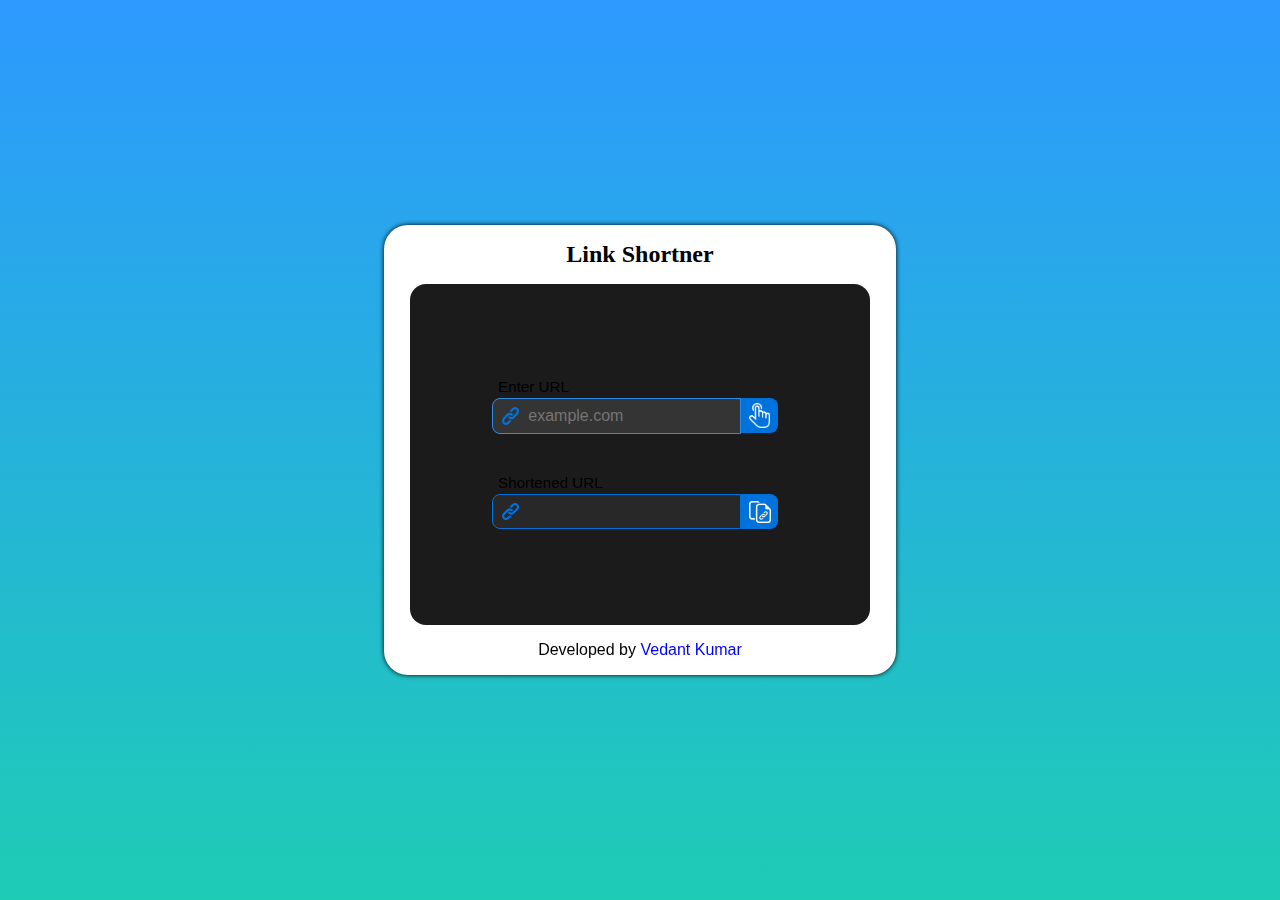
<file: Link shortner/index.html>
<!DOCTYPE html>
<html lang='en'>
<head>
    <meta charset='utf-8'>
    <meta http-equiv='X-UA-Compatible' content='IE=edge'>
    <title>Link Shortner</title>
    <meta name='viewport' content='width=device-width, initial-scale=1'>
    <link rel='stylesheet' type='text/css' media='screen' href='index.css'>
    <link rel="shortcut icon" href="img/llogo.png" type="image/x-icon">
</head>
<body>
    <div class="container">
        <div class="head">
            <h2>Link Shortner</h2>
        </div>
        <div class="main">
            <p id="p1">Enter URL</p>
            <div class="in">
                <img class="limg" src="img/link.png">
                <input type="text" id="in" autofocus placeholder="example.com">
                <button id="inbtn"><img src="img/click.png"></button>
            </div>
            <p id="p2">Shortened URL</p>
            <div class="out">
                <img class="limg" src="img/link.png">
                <input type="text" id="out" disabled>
                <button id="outbtn"><img src="img/copy.png"></button>
            </div>
        </div>
        <div class="foot">
            <p>Developed by <a href="https://www.linkedin.com/in/vedant-kumar-a02008270" target="_blank">Vedant Kumar</a></p>
        </div>
    </div>
    <script src='index.js'></script>
</body>
</html>
</file>
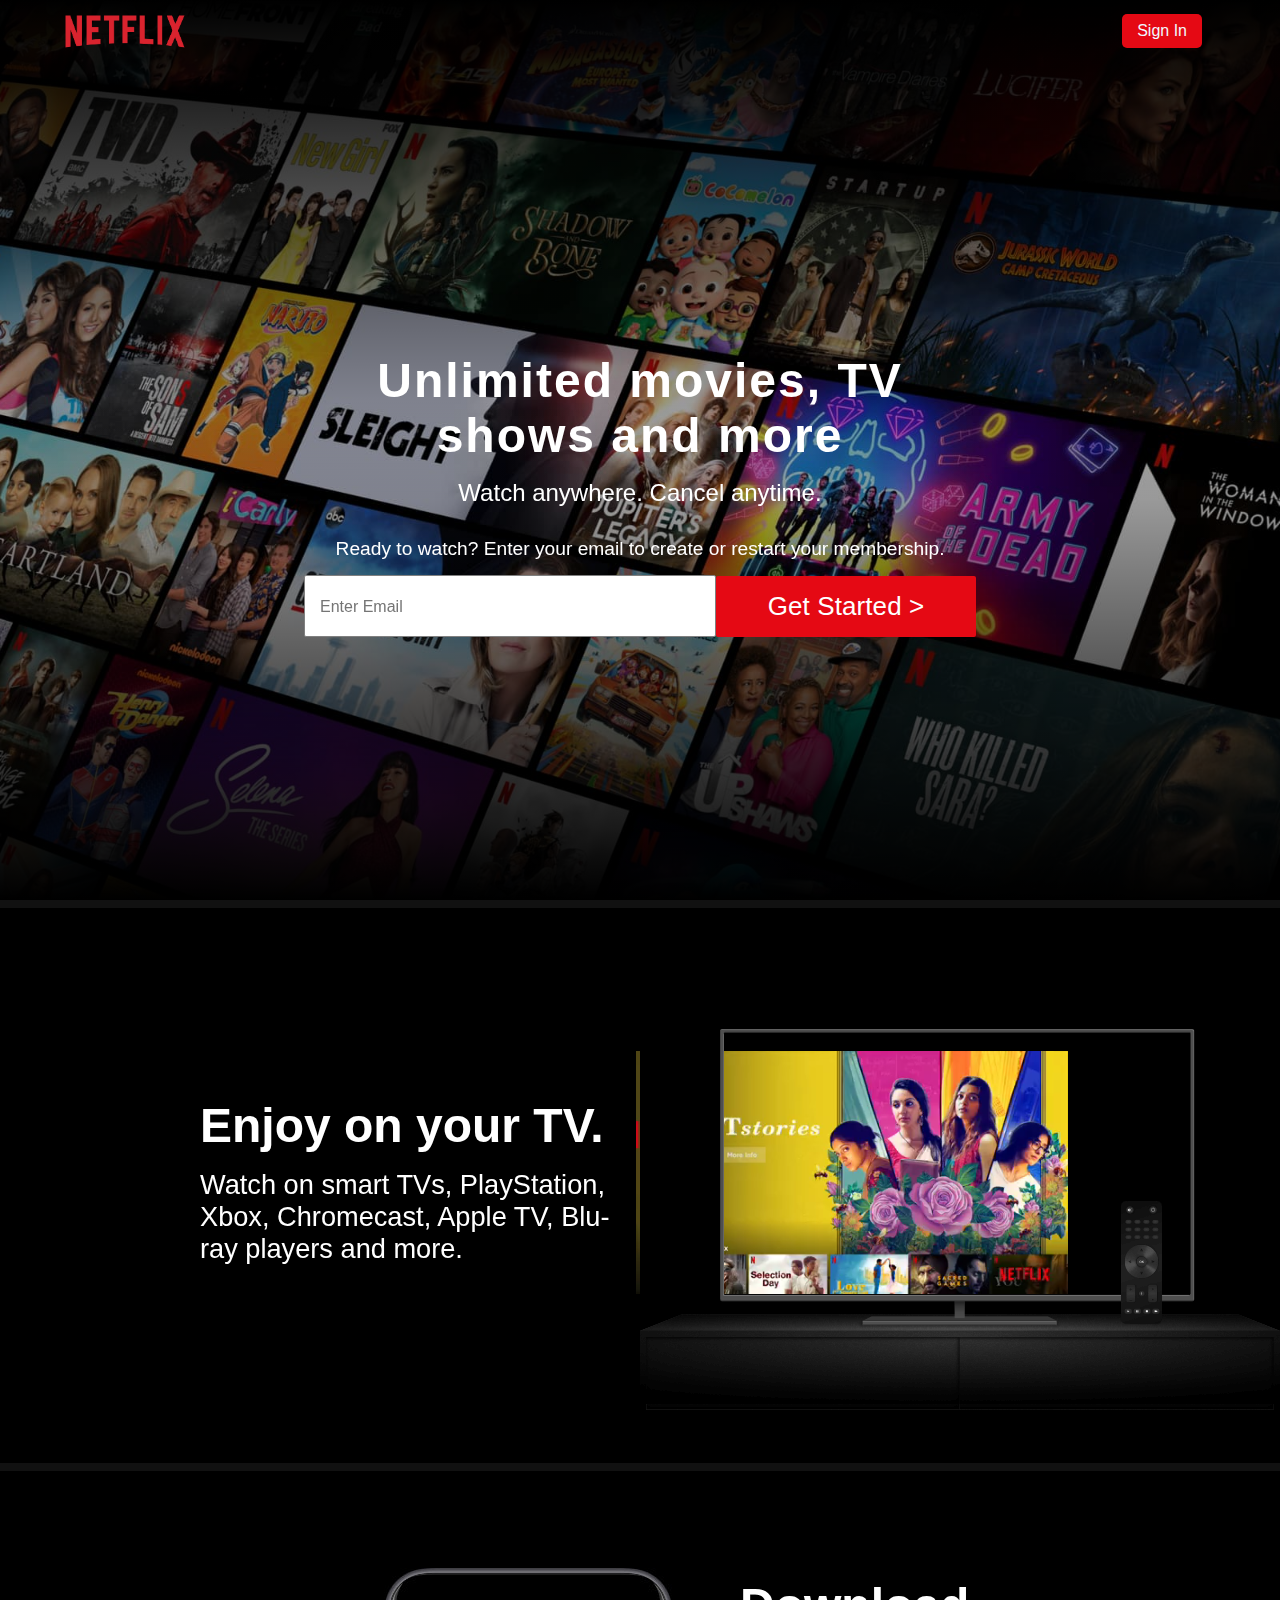
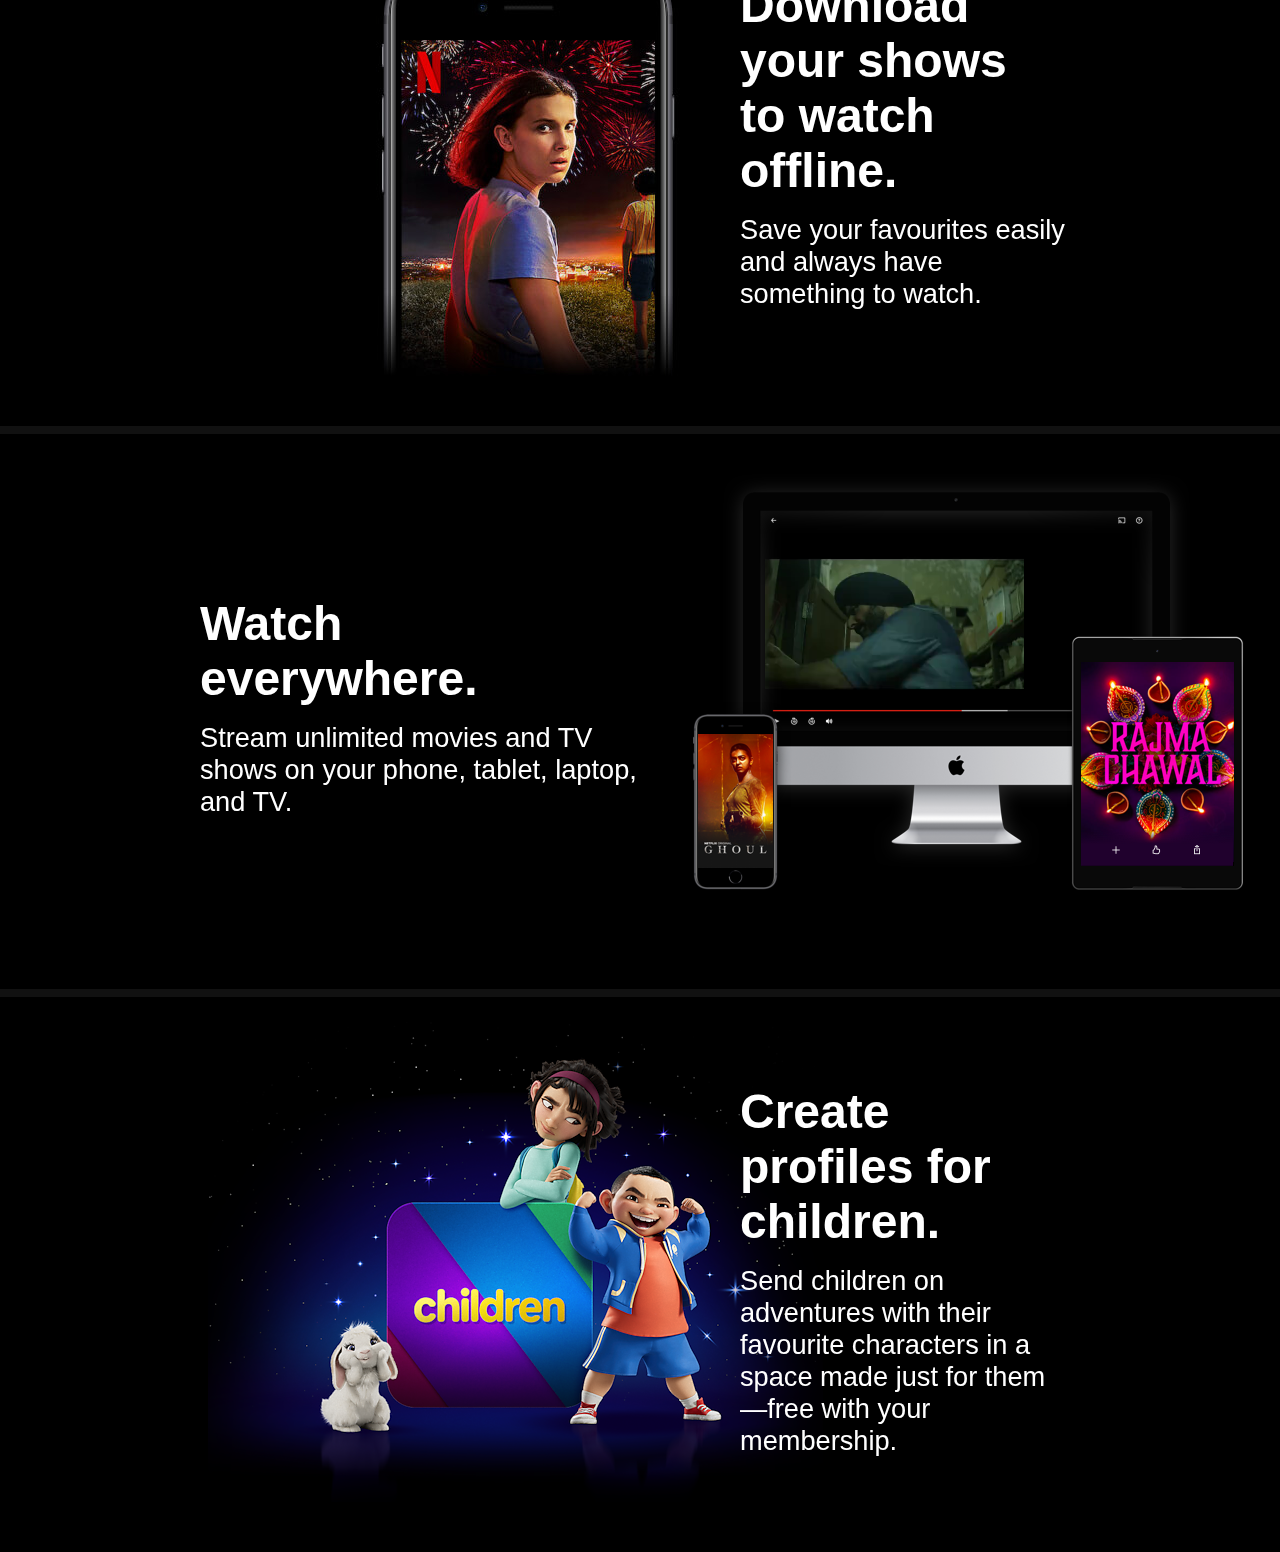
<file: Netflix_clone/index.html>
<!DOCTYPE html>
<html lang="en">
<head>
    <meta charset="UTF-8">
    <meta http-equiv="X-UA-Compatible" content="IE=edge">
    <meta name="viewport" content="width=device-width, initial-scale=1.0">
    <link rel="icon" href="public/nficon.ico">
    <link rel="stylesheet" href="style.css">
    <title>Netflix India - Watch TV Shows Online, Watch Movies Online</title>
</head> 
<body>
    <section class="container">
        <div class="head">
            <img src="public/netflixlogo.png" alt="">
            <a href="https://www.google.com/">Sign In</a>
        </div>
    </section>
    <section class="banner">
             <img src="public/netfliximg.jpg" alt="banner" class="fit"> 
        <div class="box">
            <div class="heading">
                <h2>Unlimited movies, TV shows and more </h2>
                <h5>Watch anywhere. Cancel anytime.</h5>
                <p>Ready to watch? Enter your email to create or restart your membership.</p>
            </div>
            <div class="Email">
                <input type="text" placeholder="Enter Email">
                <a href="moviezone.html">Get Started > </a>
            </div>
        </div>
 </section>

<section class="style-card">
<div class="card-1">
    <div class="desc-1">
        <h1>Enjoy on your TV.</h1>
        <p>Watch on smart TVs, PlayStation, Xbox, Chromecast, Apple TV,
         Blu-ray players and more.</p>
    </div>
  <img src="public/part1.png" alt="">
  <video class="video-1" autoplay="" playsinline="" muted="" loop="">
    <source src="public/video-tv-in-0819.m4v" type="video/mp4">
  </video>
</div>

<div class="card-2">
     
    <img src="public/part2.jpg" alt="img">
  
    <div class="desc-2">
        <h1>Download your shows to watch offline.</h1>
        <p>Save your favourites easily and always have something to watch.</p>
    </div>
</div>
 <div class="card-3">
        <div class="desc-3">
            <h1>Watch everywhere.</h1>
            <p>Stream unlimited movies and TV shows on your phone, tablet, laptop, and TV.</p>
        </div>
      <img src="public/part3img.png" alt="">
      <video class="video-1" autoplay="" playsinline="" muted="" loop="">
        <source src="public/part3video.m4v" type="video/mp4">
      </video>
    </div>


 <div class="card-4">
     
        <img src="public/part4.png" alt="img">
      
    
        <div class="desc-4">
            <h1>Create profiles for children.</h1>
            <p>Send children on adventures with their favourite characters in a space made just for them—free with your membership.</p>
        </div>
  
</div>


</section> 

</body>
</html>
</file>
<file: Link shortner/index.css>
*{
    margin: 0;
    padding: 0;
    font-family: Arial, Helvetica, sans-serif;
}

body{
    display: flex;
    align-items: center;
    justify-content: center;
    width: 100vw;
    height: 100vh;
    background-image: linear-gradient(rgb(45,153,255),rgb(30, 204, 181));
}

.container{
    width: 40%;
    height: 50%;
    display: flex;
    flex-direction: column;
    justify-content: center;
    align-items: center;
    background-color: white;
    border-radius: 1.5rem;
    color: black;
    box-shadow: 0 0 0.35rem black;
}
.head h2{
    font-family: 'Trebuchet MS';
    margin-top: 1rem;
    cursor: default;
}
.main{
    width: 90%;
    height: 80%;
    display: flex;
    flex-direction: column;
    justify-content: center;
    margin: 1rem 0;
    background-color: rgb(27, 27, 27);
    border-radius: 1rem;
}

.in,.out{
    display: flex;
    width: 100%;
    margin-top: 1.5rem;
    margin-bottom: 1.5rem;
    display: flex;
    align-items: center;
    justify-content: center;
    padding: 1rem 0;
}
.limg{
    width: 1.1rem;
    z-index: 2;
    margin-right: -1.7rem;
}
.out{
    margin-bottom: -0.9rem;
}
#in,#out{
    padding: 0.3rem;
    padding-left: 2.2rem;
    font-size: 1rem;
    height: 1.5rem;
    width: 45%;
    border: 0.01rem solid rgb(0, 114, 220);
    outline: none;
    border-radius: 0.5rem 0 0 0.5rem;
    background-color: rgb(40, 40, 40);
    color: white;
}
#in:focus{
    border: solid 0.01rem rgb(47, 140, 227);
    background-color: rgb(52, 52, 52);
}
button{
    border-radius: 0 0.5rem 0.5rem 0;
    width: 8%;
    font-size: 1rem;
    white-space: nowrap;
    height: 2.2rem;
    border: none;
    outline: none;
    background-color: rgb(0, 114, 220);
    color: white;
    cursor: pointer;
}
button:hover{
    background-color: rgb(47, 140, 227);
}
#outbtn,#inbtn{
    display: flex;
    align-items: center;
    justify-content: center;
}
#outbtn img{
    width: 1.4rem;
}
#inbtn img{
    width: 1.3rem;
}
#p1,#p2{
    margin-bottom: -2.3rem; 
    margin-left: 19.2%;
    font-size: 0.95rem;
    white-space: nowrap;
}

.foot p{
    margin-bottom: 1rem;
    cursor: default;
}
.foot a{
    text-decoration: none;
    color:blue;
}
.foot a:hover{
    color: rgb(74, 168, 255);
}
</file>
<file: Netflix_clone/style.css>
*{
    margin: 0;
    padding: 0;
}

body{
    font-family: Arial, Helvetica, sans-serif;
     background-color: black; 
}

.container .head {
    position: absolute;
    top: 10;
    left: 10;
    display: flex;
    justify-content: space-between;
    align-items: center;
    width: 90%;
    padding: 0px 50px;
    z-index: 1000000;
}

.container .head img{
    width: 13%;
}

.container .head a{
    color: aliceblue;
    text-decoration: none;
    background-color: #E50914;
    padding: 8px 15px;
    border-radius: 5px;
}

.banner{
    width: 100%;
    height: 100vh;
    position: relative;
    display: flex;
    justify-content: center;
    align-items: center;
}

.banner .fit{
    width: 100%;
    height: 100%;
    position: absolute;
    top: 0;
    left: 0;
    object-fit: cover;
}
.banner .box{
    position: absolute;
    top: 55%;
    left: 50%;
    transform: translate(-50%, -50%);
    z-index: 1000;
}
.banner .box .heading{
    display: flex;
    flex-direction: column;
    justify-content: center;
    align-items: center;
    text-align: center;
}
.banner .box .heading h2{
    font-size: 3em;
    color: #fff;
    letter-spacing: 2px;
    width: 80%;
}
.banner .box .heading h5{
    font-size: 1.5em;
    color: #fff;
    font-weight: 300;
    padding: 1rem 0;
}

.banner .box .heading p{
    font-size: 1.2em;
    color: #fff;
    font-weight: 300;
    padding: 15px 0;
}
.banner .box .Email{
    display: flex;
    flex-direction: row;
    justify-content: center;
    align-items: center;
}
.banner .box .Email input{
    font-size: 16px;
    color: #000;
    height: 50px;
    min-width: 400px;
    outline: none;
    border-radius: 2px;
    border: 1px solid grey;
    align-items: center;
    padding: 10px 10px 0 0;
}
.banner .box .Email input::placeholder{
    position: absolute;
    top: 22px;
    left: 15px;
}
.banner .box .Email a{
    text-decoration: none;
    /* text-transform: uppercase; */
    color: #fff;
    font-weight: 400;
    background: #E50914;
    line-height: 61px;
    border-radius: 2px;
    min-width: 200px;
    font-size: 1.625rem;
    padding: 0 30px;
    letter-spacing: 0.1px;
    text-align: center;
}
.banner:before{
    content: '';
    position: absolute;
    top: 0;
    left: 0;
    width: 100%;
    height: 500px;
    z-index: 1;
    background: linear-gradient(to bottom,#000,transparent);
}
.banner:after{
    content: '';
    position: absolute;
    bottom: 0;
    left: 0;
    width: 100%;
    height: 500px;
    z-index: 1;
    background: linear-gradient(to top,#000,transparent);
}
.card-1,
.card-2,
.card-3,
.card-4{
    border-top: 8px solid #111;
    padding: 50px;
    color: #fff;
}

.card-1{
    position: relative;
    display: inline-grid;
    grid-template-columns: 50% 40%;
    text-align: left;
    align-items: center;
    padding: 25px 100px 50px;
}
.desc-1{
  padding-left: 100px;
  
}
.style-card h1{
    font-size: 3rem;
    padding: 1rem;
    padding-left: 0;

}

.style-card p{
    font-size: 1.7rem;
    line-height: 2rem;
}
.card-1 video{
    position: relative;
    height: 58%;
    width: 100%;
    grid-column: 2/2;
    grid-row: 1/2;
    z-index: -1;
    margin-left:-1%;
}
.card-1 img{
    grid-column: 2/2;
    grid-row: 1/2;
}
.card-2, .card-4{
    position: relative;
    margin: 0 auto;
   
    display: inline-grid;
    justify-content: center;
    grid-template-columns: 40% 40%;
    text-align: left;
    align-items: center;
    padding: 25px 100px 50px;
}

.desc-2, .desc-4{
    padding-left: 100px;
}

.card-3{
    position: relative;
    display: inline-grid;
    grid-template-columns: 50% 40%;
    text-align: left;
    align-items: center;
    padding: 25px 100px 50px;
}

.desc-3{
    padding-left: 100px;
}
.card-3 video{
    position: relative;
    top: -75px;
    left: 125px;
    height: 78%;
    width: 60%;
    grid-column: 2/2;
    grid-row: 1/2;
    z-index: -1;
}

.card-3 img{
    grid-column: 2/2;
    grid-row: 1/2;
}
</file>
